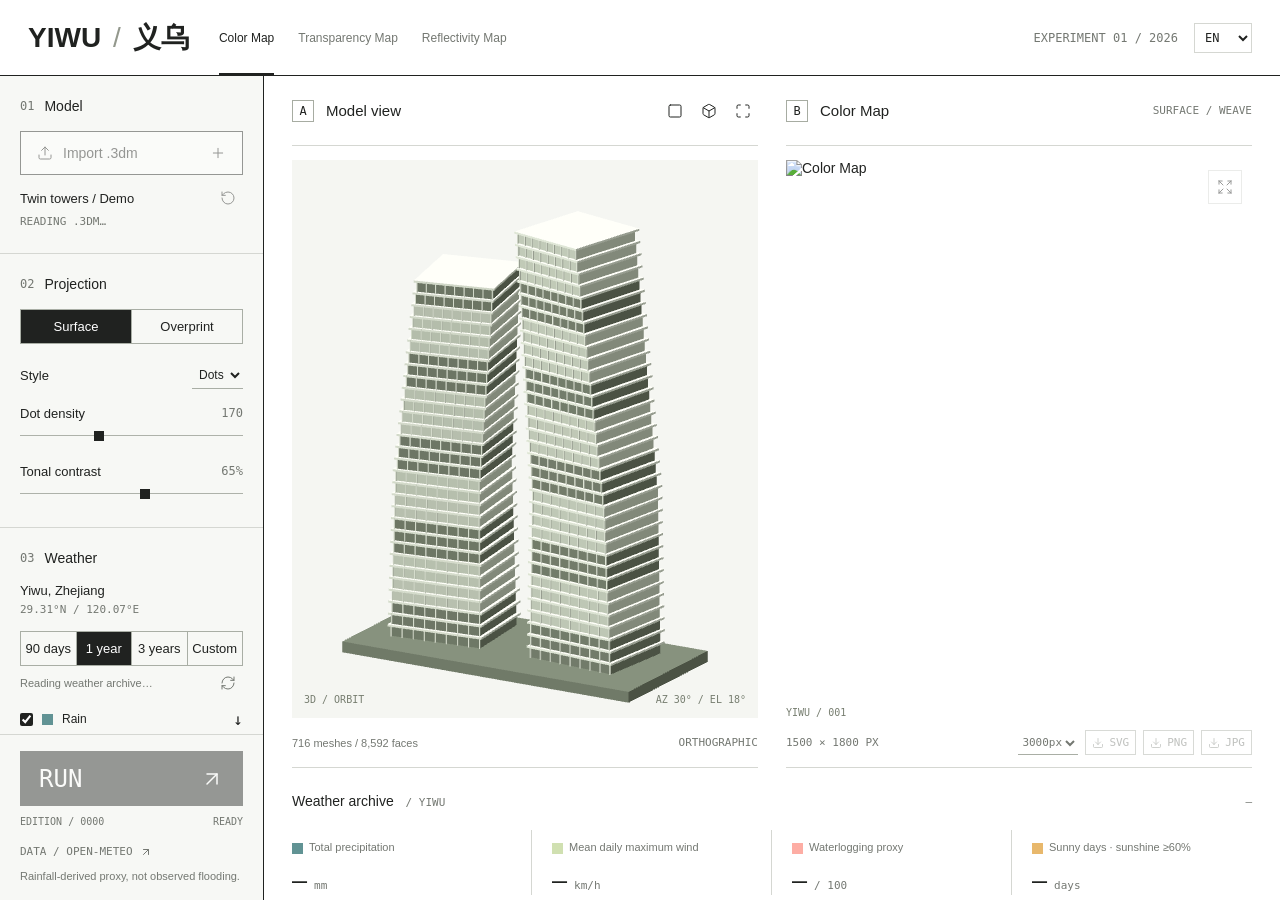
<file: index.html>
<!doctype html>
<html lang="en">
<head>
  <meta charset="UTF-8">
  <base href="./">
  <meta name="viewport" content="width=device-width, initial-scale=1">
  <title>YIWU / Color Map</title>
  <meta name="description" content="义乌气象与三维建筑的点阵印象实验。">
  <link rel="icon" href="data:image/svg+xml,%3Csvg xmlns='http://www.w3.org/2000/svg' viewBox='0 0 32 32'%3E%3Cpath fill='%23191919' d='M0 0h32v32H0z'/%3E%3Ccircle cx='10' cy='10' r='4' fill='%2371d0f1'/%3E%3Ccircle cx='22' cy='10' r='4' fill='%23fbf398'/%3E%3Ccircle cx='10' cy='22' r='4' fill='%23BDDA78'/%3E%3Ccircle cx='22' cy='22' r='4' fill='%23a182bb'/%3E%3C/svg%3E">
  <link rel="stylesheet" href="./style.css?v=cada4be56b64">
  <link rel="stylesheet" href="./patterns.css?v=cada4be56b64">
  <link rel="stylesheet" href="./maps.css?v=cada4be56b64">
  <script type="importmap">{"imports":{"three":"./vendor/three.module.js","./app.js":"./app.js?v=cada4be56b64","./image-viewer.js":"./image-viewer.js?v=cada4be56b64","./geometry.js":"./geometry.js?v=cada4be56b64","./model-bounds.js":"./model-bounds.js?v=cada4be56b64","./weather.js":"./weather.js?v=cada4be56b64","./i18n.js":"./i18n.js?v=cada4be56b64","./art-legacy.js":"./art-legacy.js?v=cada4be56b64","./art-transparency.js":"./art-transparency.js?v=cada4be56b64","./art-reflectivity.js":"./art-reflectivity.js?v=cada4be56b64","./svg-utils.js":"./svg-utils.js?v=cada4be56b64","./pattern-settings.js":"./pattern-settings.js?v=cada4be56b64","./pattern-controls.js":"./pattern-controls.js?v=cada4be56b64"}}</script>
  <script src="./vendor/lucide.min.js" defer></script>
  <script src="./app.js?v=cada4be56b64" type="module"></script>
</head>
<body data-map="color">
  <header class="masthead">
    <a class="wordmark" href="./">YIWU<span>/</span>义乌</a>
    <nav class="map-nav" aria-label="Map views"><a href="./" aria-current="page">Color Map</a><a href="./transparency/">Transparency Map</a><a href="./reflectivity/">Reflectivity Map</a></nav>
    <div class="header-end"><span class="edition mono">EXPERIMENT 01 / 2026</span><select id="language" aria-label="语言"><option value="en">EN</option><option value="zh">中文</option></select></div>
  </header>
  <div class="studio">
    <aside class="controls" aria-label="生成设置">
      <div class="control-scroll">
      <section>
        <h2><span class="mono">01</span> 模型 <small>MODEL</small></h2>
        <button id="upload" class="upload"><i data-lucide="upload"></i><span>导入 .3dm</span><i data-lucide="plus"></i></button>
        <input id="file" type="file" accept=".3dm" hidden>
        <div class="file-row"><span id="model-name">双塔 / 内置示例</span><button id="demo" class="icon" title="恢复默认模型" aria-label="恢复默认模型"><i data-lucide="rotate-ccw"></i></button></div>
        <p id="model-status" class="meta" role="status">DEMO GEOMETRY / Z-UP</p>
      </section>
      <section>
        <h2><span class="mono">02</span> 视图 <small>PROJECTION</small></h2>
        <div class="seg" role="group" aria-label="投影方式"><button data-mode="surface" class="active" aria-pressed="true">可见表面</button><button data-mode="layers" aria-pressed="false">多层叠印</button></div>
        <label class="control-row" for="style">生成风格<select id="style"><option value="dots">点阵 / Dots</option></select></label>
        <label class="range-label" for="density">点阵密度<output id="density-value">360</output></label>
        <input id="density" type="range" min="120" max="480" value="360" step="20">
        <label class="range-label" for="contrast">明暗对比<output id="contrast-value">65%</output></label>
        <input id="contrast" type="range" min="20" max="100" value="65">
        <div id="layer-control" hidden><label class="range-label" for="layers">叠印层数<output id="layers-value">6</output></label><input id="layers" type="range" min="3" max="12" value="6"></div>
      </section>
      <section>
        <h2><span class="mono">03</span> 气象 <small>WEATHER</small></h2>
        <div class="location"><span>义乌 · 浙江</span><span class="mono">29.31°N / 120.07°E</span></div>
        <div class="seg periods" role="group" aria-label="气象时间范围"><button data-period="90">90天</button><button data-period="365" class="active" aria-pressed="true">1年</button><button data-period="1095">3年</button><button data-period="custom">自定</button></div>
        <div id="custom-dates" class="date-fields" hidden><label>开始<input id="start-date" type="date" min="1940-01-01"></label><label>结束<input id="end-date" type="date" min="1940-01-01"></label><button id="apply-dates">应用日期</button></div>
        <div class="weather-status"><span id="weather-status" role="status">正在读取历史气象…</span><button id="refresh-weather" class="icon" title="重新读取气象数据" aria-label="重新读取气象数据"><i data-lucide="refresh-cw"></i></button></div>
        <div class="channels">
          <label><input type="checkbox" data-channel="rain" checked><span class="swatch rain"></span><span>降雨</span><span class="direction">↓</span></label>
          <label><input type="checkbox" data-channel="wind" checked><span class="swatch wind"></span><span>风</span><span class="direction">↔</span></label>
          <label><input type="checkbox" data-channel="flood" checked><span class="swatch flood"></span><span>积水潜势 <small>推算</small></span><span class="direction">↑</span></label>
          <label><input type="checkbox" data-channel="sun" checked><span class="swatch sun"></span><span>晴天</span><span class="direction">↓</span></label>
        </div>
        <label class="range-label" for="intensity">色彩强度<output id="intensity-value">95%</output></label>
        <input id="intensity" type="range" min="0" max="100" value="95">
      </section>
      <section id="pattern-controls"></section>
      </div>
      <div class="run-area"><button id="run" class="run"><span>RUN</span><i data-lucide="arrow-up-right"></i></button><div class="run-meta mono"><span id="seed-label">EDITION / 0000</span><span id="run-state">READY</span></div></div>
      <footer class="sidebar-footer"><a href="https://open-meteo.com/en/docs/historical-weather-api" target="_blank" rel="noreferrer">DATA / OPEN-METEO <i data-lucide="arrow-up-right"></i></a><span>积水潜势为降雨衍生指标，非洪水实测。</span></footer>
    </aside>
    <main>
      <div class="workspace">
        <section class="view model-view">
          <div class="view-heading"><h1><span class="mono">A</span> 模型视角</h1><div class="tools"><button class="icon" id="front" title="正视图" aria-label="正视图"><i data-lucide="square"></i></button><button class="icon" id="iso" title="轴测视图" aria-label="轴测视图"><i data-lucide="box"></i></button><button class="icon" id="fit" title="适配模型" aria-label="适配模型"><i data-lucide="maximize"></i></button></div></div>
          <div class="stage" id="model-stage"><div id="viewport" tabindex="0" aria-label="三维模型，可拖动旋转" role="img"></div><span class="stage-corner mono">3D / ORBIT</span><span id="angle-label" class="angle mono">AZ 0° / EL 0°</span></div>
          <div class="view-footer"><span id="geometry-info">内置建筑模型</span><span class="mono" id="camera-label">ORTHOGRAPHIC</span></div>
        </section>
        <section class="view print-view">
          <div class="view-heading"><h2><span class="mono">B</span> Color Map</h2><span class="mono" id="print-mode">SURFACE / WEAVE</span></div>
          <div class="stage" id="print-stage"><canvas id="artwork" width="1500" height="1800" aria-label="气象点阵生成图"></canvas><span class="stage-corner mono" id="print-tag">YIWU / 001</span><div class="working" id="working" hidden>GENERATING<span>···</span></div></div>
          <div class="view-footer"><span id="print-info" class="mono">1500 × 1800 PX</span><div class="export-tools"><select id="resolution" aria-label="导出分辨率"><option value="1500">1500px</option><option value="3000" selected>3000px</option><option value="4500">4500px</option></select><button id="png" title="下载 PNG"><i data-lucide="download"></i>PNG</button><button id="jpeg" title="下载 JPEG"><i data-lucide="download"></i>JPG</button></div></div>
        </section>
      </div>
      <section class="climate-band" aria-label="历史气象概览">
        <div class="climate-title"><h2>气象档案 <span class="mono">/ YIWU</span></h2><span id="date-label" class="mono">—</span></div>
        <div class="metrics">
          <div><span class="metric-label"><i class="swatch rain"></i>累计降雨</span><strong id="rain-stat">—</strong><small>mm</small></div>
          <div><span class="metric-label"><i class="swatch wind"></i>日最大风速均值</span><strong id="wind-stat">—</strong><small id="wind-unit">km/h</small></div>
          <div><span class="metric-label"><i class="swatch flood"></i>积水潜势 · 推算</span><strong id="flood-stat">—</strong><small>/ 100</small></div>
          <div><span class="metric-label"><i class="swatch sun"></i>晴天 · 日照占比≥60%</span><strong id="sun-stat">—</strong><small>天</small></div>
        </div>
        <div class="timeline"><canvas id="weather-chart" height="60" aria-label="每日降雨时间序列"></canvas><span class="mono">PRECIPITATION / DAILY</span></div>
        <div class="data-credit"><span id="data-description">历史气象再分析数据</span><span id="data-age"></span></div>
      </section>
    </main>
  </div>
  <div id="toast" role="status" hidden></div>
</body>
</html>
</file>
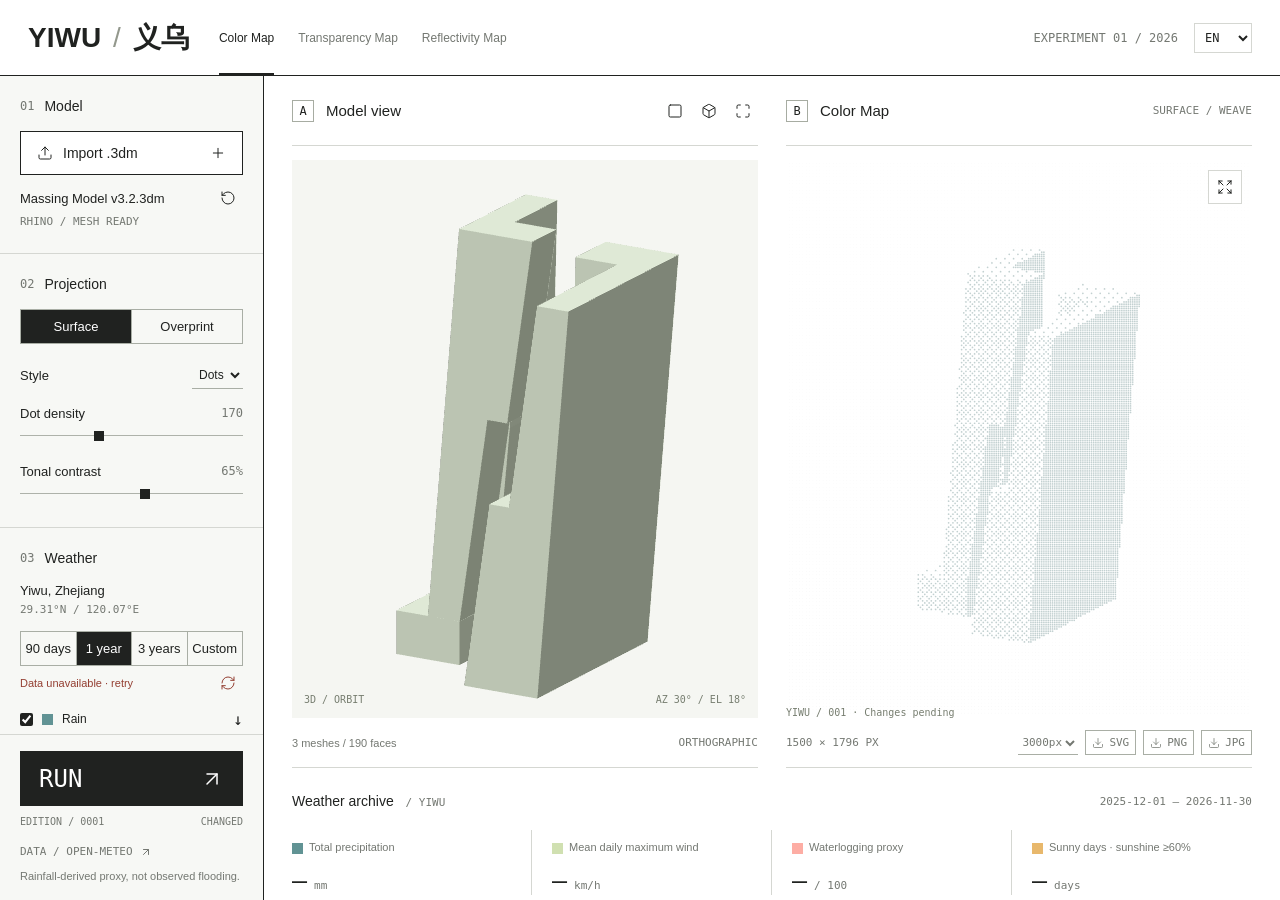
<file: 2/index.html>
<!doctype html>
<html lang="en">
<head>
  <meta charset="UTF-8">
  <base href="../">
  <meta name="viewport" content="width=device-width, initial-scale=1">
  <title>YIWU / Color Map</title>
  <meta name="description" content="义乌气象与三维建筑的点阵印象实验。">
  <link rel="icon" href="data:image/svg+xml,%3Csvg xmlns='http://www.w3.org/2000/svg' viewBox='0 0 32 32'%3E%3Cpath fill='%23191919' d='M0 0h32v32H0z'/%3E%3Ccircle cx='10' cy='10' r='4' fill='%2371d0f1'/%3E%3Ccircle cx='22' cy='10' r='4' fill='%23fbf398'/%3E%3Ccircle cx='10' cy='22' r='4' fill='%23BDDA78'/%3E%3Ccircle cx='22' cy='22' r='4' fill='%23a182bb'/%3E%3C/svg%3E">
  <link rel="stylesheet" href="./style.css?v=cada4be56b64">
  <link rel="stylesheet" href="./patterns.css?v=cada4be56b64">
  <link rel="stylesheet" href="./maps.css?v=cada4be56b64">
  <script type="importmap">{"imports":{"three":"./vendor/three.module.js","./app.js":"./app.js?v=cada4be56b64","./image-viewer.js":"./image-viewer.js?v=cada4be56b64","./geometry.js":"./geometry.js?v=cada4be56b64","./model-bounds.js":"./model-bounds.js?v=cada4be56b64","./weather.js":"./weather.js?v=cada4be56b64","./i18n.js":"./i18n.js?v=cada4be56b64","./art-legacy.js":"./art-legacy.js?v=cada4be56b64","./art-transparency.js":"./art-transparency.js?v=cada4be56b64","./art-reflectivity.js":"./art-reflectivity.js?v=cada4be56b64","./svg-utils.js":"./svg-utils.js?v=cada4be56b64","./pattern-settings.js":"./pattern-settings.js?v=cada4be56b64","./pattern-controls.js":"./pattern-controls.js?v=cada4be56b64"}}</script>
  <script src="./vendor/lucide.min.js" defer></script>
  <script src="./app.js?v=cada4be56b64" type="module"></script>
</head>
<body data-map="color">
  <header class="masthead">
    <a class="wordmark" href="./">YIWU<span>/</span>义乌</a>
    <nav class="map-nav" aria-label="Map views"><a href="./" aria-current="page">Color Map</a><a href="./transparency/">Transparency Map</a><a href="./reflectivity/">Reflectivity Map</a></nav>
    <div class="header-end"><span class="edition mono">EXPERIMENT 01 / 2026</span><select id="language" aria-label="语言"><option value="en">EN</option><option value="zh">中文</option></select></div>
  </header>
  <div class="studio">
    <aside class="controls" aria-label="生成设置">
      <div class="control-scroll">
      <section>
        <h2><span class="mono">01</span> 模型 <small>MODEL</small></h2>
        <button id="upload" class="upload"><i data-lucide="upload"></i><span>导入 .3dm</span><i data-lucide="plus"></i></button>
        <input id="file" type="file" accept=".3dm" hidden>
        <div class="file-row"><span id="model-name">双塔 / 内置示例</span><button id="demo" class="icon" title="恢复默认模型" aria-label="恢复默认模型"><i data-lucide="rotate-ccw"></i></button></div>
        <p id="model-status" class="meta" role="status">DEMO GEOMETRY / Z-UP</p>
      </section>
      <section>
        <h2><span class="mono">02</span> 视图 <small>PROJECTION</small></h2>
        <div class="seg" role="group" aria-label="投影方式"><button data-mode="surface" class="active" aria-pressed="true">可见表面</button><button data-mode="layers" aria-pressed="false">多层叠印</button></div>
        <label class="control-row" for="style">生成风格<select id="style"><option value="dots">点阵 / Dots</option></select></label>
        <label class="range-label" for="density">点阵密度<output id="density-value">360</output></label>
        <input id="density" type="range" min="120" max="480" value="360" step="20">
        <label class="range-label" for="contrast">明暗对比<output id="contrast-value">65%</output></label>
        <input id="contrast" type="range" min="20" max="100" value="65">
        <div id="layer-control" hidden><label class="range-label" for="layers">叠印层数<output id="layers-value">6</output></label><input id="layers" type="range" min="3" max="12" value="6"></div>
      </section>
      <section>
        <h2><span class="mono">03</span> 气象 <small>WEATHER</small></h2>
        <div class="location"><span>义乌 · 浙江</span><span class="mono">29.31°N / 120.07°E</span></div>
        <div class="seg periods" role="group" aria-label="气象时间范围"><button data-period="90">90天</button><button data-period="365" class="active" aria-pressed="true">1年</button><button data-period="1095">3年</button><button data-period="custom">自定</button></div>
        <div id="custom-dates" class="date-fields" hidden><label>开始<input id="start-date" type="date" min="1940-01-01"></label><label>结束<input id="end-date" type="date" min="1940-01-01"></label><button id="apply-dates">应用日期</button></div>
        <div class="weather-status"><span id="weather-status" role="status">正在读取历史气象…</span><button id="refresh-weather" class="icon" title="重新读取气象数据" aria-label="重新读取气象数据"><i data-lucide="refresh-cw"></i></button></div>
        <div class="channels">
          <label><input type="checkbox" data-channel="rain" checked><span class="swatch rain"></span><span>降雨</span><span class="direction">↓</span></label>
          <label><input type="checkbox" data-channel="wind" checked><span class="swatch wind"></span><span>风</span><span class="direction">↔</span></label>
          <label><input type="checkbox" data-channel="flood" checked><span class="swatch flood"></span><span>积水潜势 <small>推算</small></span><span class="direction">↑</span></label>
          <label><input type="checkbox" data-channel="sun" checked><span class="swatch sun"></span><span>晴天</span><span class="direction">↓</span></label>
        </div>
        <label class="range-label" for="intensity">色彩强度<output id="intensity-value">95%</output></label>
        <input id="intensity" type="range" min="0" max="100" value="95">
      </section>
      <section id="pattern-controls"></section>
      </div>
      <div class="run-area"><button id="run" class="run"><span>RUN</span><i data-lucide="arrow-up-right"></i></button><div class="run-meta mono"><span id="seed-label">EDITION / 0000</span><span id="run-state">READY</span></div></div>
      <footer class="sidebar-footer"><a href="https://open-meteo.com/en/docs/historical-weather-api" target="_blank" rel="noreferrer">DATA / OPEN-METEO <i data-lucide="arrow-up-right"></i></a><span>积水潜势为降雨衍生指标，非洪水实测。</span></footer>
    </aside>
    <main>
      <div class="workspace">
        <section class="view model-view">
          <div class="view-heading"><h1><span class="mono">A</span> 模型视角</h1><div class="tools"><button class="icon" id="front" title="正视图" aria-label="正视图"><i data-lucide="square"></i></button><button class="icon" id="iso" title="轴测视图" aria-label="轴测视图"><i data-lucide="box"></i></button><button class="icon" id="fit" title="适配模型" aria-label="适配模型"><i data-lucide="maximize"></i></button></div></div>
          <div class="stage" id="model-stage"><div id="viewport" tabindex="0" aria-label="三维模型，可拖动旋转" role="img"></div><span class="stage-corner mono">3D / ORBIT</span><span id="angle-label" class="angle mono">AZ 0° / EL 0°</span></div>
          <div class="view-footer"><span id="geometry-info">内置建筑模型</span><span class="mono" id="camera-label">ORTHOGRAPHIC</span></div>
        </section>
        <section class="view print-view">
          <div class="view-heading"><h2><span class="mono">B</span> Color Map</h2><span class="mono" id="print-mode">SURFACE / WEAVE</span></div>
          <div class="stage" id="print-stage"><canvas id="artwork" width="1500" height="1800" aria-label="气象点阵生成图"></canvas><span class="stage-corner mono" id="print-tag">YIWU / 001</span><div class="working" id="working" hidden>GENERATING<span>···</span></div></div>
          <div class="view-footer"><span id="print-info" class="mono">1500 × 1800 PX</span><div class="export-tools"><select id="resolution" aria-label="导出分辨率"><option value="1500">1500px</option><option value="3000" selected>3000px</option><option value="4500">4500px</option></select><button id="png" title="下载 PNG"><i data-lucide="download"></i>PNG</button><button id="jpeg" title="下载 JPEG"><i data-lucide="download"></i>JPG</button></div></div>
        </section>
      </div>
      <section class="climate-band" aria-label="历史气象概览">
        <div class="climate-title"><h2>气象档案 <span class="mono">/ YIWU</span></h2><span id="date-label" class="mono">—</span></div>
        <div class="metrics">
          <div><span class="metric-label"><i class="swatch rain"></i>累计降雨</span><strong id="rain-stat">—</strong><small>mm</small></div>
          <div><span class="metric-label"><i class="swatch wind"></i>日最大风速均值</span><strong id="wind-stat">—</strong><small id="wind-unit">km/h</small></div>
          <div><span class="metric-label"><i class="swatch flood"></i>积水潜势 · 推算</span><strong id="flood-stat">—</strong><small>/ 100</small></div>
          <div><span class="metric-label"><i class="swatch sun"></i>晴天 · 日照占比≥60%</span><strong id="sun-stat">—</strong><small>天</small></div>
        </div>
        <div class="timeline"><canvas id="weather-chart" height="60" aria-label="每日降雨时间序列"></canvas><span class="mono">PRECIPITATION / DAILY</span></div>
        <div class="data-credit"><span id="data-description">历史气象再分析数据</span><span id="data-age"></span></div>
      </section>
    </main>
  </div>
  <div id="toast" role="status" hidden></div>
</body>
</html>
</file>
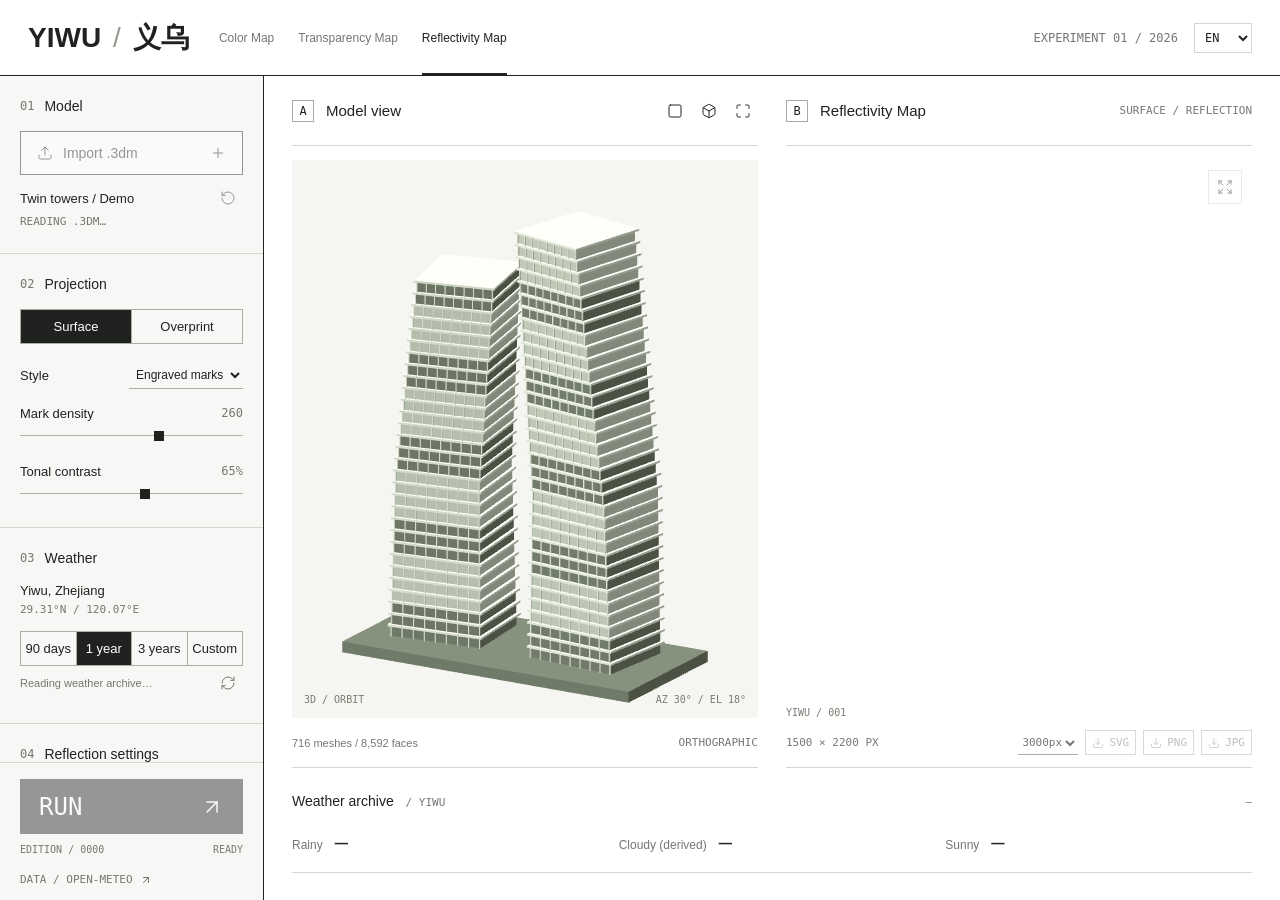
<file: reflectivity/index.html>
<!doctype html>
<html lang="en">
<head>
  <meta charset="UTF-8">
  <base href="../">
  <meta name="viewport" content="width=device-width, initial-scale=1">
  <title>YIWU / Reflectivity Map</title>
  <meta name="description" content="An architectural reflection study shaped by Yiwu weather.">
  <link rel="stylesheet" href="./style.css?v=cada4be56b64">
  <link rel="stylesheet" href="./maps.css?v=cada4be56b64">
  <script type="importmap">{"imports":{"three":"./vendor/three.module.js","./app.js":"./app.js?v=cada4be56b64","./image-viewer.js":"./image-viewer.js?v=cada4be56b64","./geometry.js":"./geometry.js?v=cada4be56b64","./model-bounds.js":"./model-bounds.js?v=cada4be56b64","./weather.js":"./weather.js?v=cada4be56b64","./i18n.js":"./i18n.js?v=cada4be56b64","./art-legacy.js":"./art-legacy.js?v=cada4be56b64","./art-transparency.js":"./art-transparency.js?v=cada4be56b64","./art-reflectivity.js":"./art-reflectivity.js?v=cada4be56b64","./svg-utils.js":"./svg-utils.js?v=cada4be56b64","./pattern-settings.js":"./pattern-settings.js?v=cada4be56b64","./pattern-controls.js":"./pattern-controls.js?v=cada4be56b64"}}</script>
  <script src="./vendor/lucide.min.js" defer></script>
  <script src="./app.js?v=cada4be56b64" type="module"></script>
</head>
<body data-map="reflectivity">
  <header class="masthead">
    <a class="wordmark" href="./">YIWU<span>/</span>义乌</a>
    <nav class="map-nav" aria-label="Map views"><a href="./">Color Map</a><a href="./transparency/">Transparency Map</a><a href="./reflectivity/" aria-current="page">Reflectivity Map</a></nav>
    <div class="header-end"><span class="edition mono">EXPERIMENT 01 / 2026</span><select id="language" aria-label="语言"><option value="en">EN</option><option value="zh">中文</option></select></div>
  </header>
  <div class="studio">
    <aside class="controls" aria-label="生成设置">
      <div class="control-scroll">
      <section>
        <h2><span class="mono">01</span> 模型 <small>MODEL</small></h2>
        <button id="upload" class="upload"><i data-lucide="upload"></i><span>导入 .3dm</span><i data-lucide="plus"></i></button>
        <input id="file" type="file" accept=".3dm" hidden>
        <div class="file-row"><span id="model-name">双塔 / 内置示例</span><button id="demo" class="icon" title="恢复默认模型" aria-label="恢复默认模型"><i data-lucide="rotate-ccw"></i></button></div>
        <p id="model-status" class="meta" role="status">DEMO GEOMETRY / Z-UP</p>
      </section>
      <section>
        <h2><span class="mono">02</span> 视图 <small>PROJECTION</small></h2>
        <div class="seg" role="group" aria-label="投影方式"><button data-mode="surface" class="active" aria-pressed="true">可见表面</button><button data-mode="layers" aria-pressed="false">多层叠印</button></div>
        <label class="control-row" for="style">生成风格<select id="style"><option value="marks" data-map-label="reflection-style">Engraved marks</option></select></label>
        <label class="range-label" for="density"><span data-map-label="reflection-density">Mark density</span><output id="density-value">260</output></label>
        <input id="density" type="range" min="90" max="360" value="260" step="10">
        <label class="range-label" for="contrast">明暗对比<output id="contrast-value">65%</output></label>
        <input id="contrast" type="range" min="20" max="100" value="65">
        <div id="layer-control" hidden><label class="range-label" for="layers">叠印层数<output id="layers-value">6</output></label><input id="layers" type="range" min="3" max="12" value="6"></div>
      </section>
      <section>
        <h2><span class="mono">03</span> 气象 <small>WEATHER</small></h2>
        <div class="location"><span>义乌 · 浙江</span><span class="mono">29.31°N / 120.07°E</span></div>
        <div class="seg periods" role="group" aria-label="气象时间范围"><button data-period="90">90天</button><button data-period="365" class="active" aria-pressed="true">1年</button><button data-period="1095">3年</button><button data-period="custom">自定</button></div>
        <div id="custom-dates" class="date-fields" hidden><label>开始<input id="start-date" type="date" min="1940-01-01"></label><label>结束<input id="end-date" type="date" min="1940-01-01"></label><button id="apply-dates">应用日期</button></div>
        <div class="weather-status"><span id="weather-status" role="status">正在读取历史气象…</span><button id="refresh-weather" class="icon" title="重新读取气象数据" aria-label="重新读取气象数据"><i data-lucide="refresh-cw"></i></button></div>
        <div hidden>
          <input type="checkbox" data-channel="rain" checked>
          <input type="checkbox" data-channel="wind" checked>
          <input type="checkbox" data-channel="flood" checked>
          <input type="checkbox" data-channel="sun" checked>
          <input id="intensity" type="range" min="0" max="100" value="95"><output id="intensity-value">95%</output>
        </div>
      </section>
      <section id="reflectivity-controls" class="transparency-options">
        <h2><span class="mono">04</span> <span data-map-label="reflectivity-settings">Reflection settings</span></h2>
        <label class="control-row" for="reflectivity-pattern"><span data-map-label="reflection-pattern">Pattern</span><select id="reflectivity-pattern"><option value="shards" data-map-label="reflection-shards">Shards</option><option value="crosshatch" data-map-label="reflection-crosshatch">Crosshatch</option><option value="grain" data-map-label="reflection-grain">Grain</option></select></label>
        <label class="control-row" for="reflectivity-color"><span data-map-label="reflection-color">Ink color</span><input id="reflectivity-color" type="color" value="#303838"></label>
        <label class="range-label" for="reflectivity-scale"><span data-map-label="reflection-scale">Mark size</span><output id="reflectivity-scale-value" for="reflectivity-scale">100%</output></label>
        <input id="reflectivity-scale" type="range" min="60" max="160" step="1" value="100">
        <label class="range-label" for="reflectivity-flow"><span data-map-label="reflection-flow">Directional flow</span><output id="reflectivity-flow-value" for="reflectivity-flow">65%</output></label>
        <input id="reflectivity-flow" type="range" min="0" max="100" step="1" value="65">
        <label class="range-label" for="reflectivity-glint"><span data-map-label="reflection-glint">Glint contrast</span><output id="reflectivity-glint-value" for="reflectivity-glint">65%</output></label>
        <input id="reflectivity-glint" type="range" min="0" max="100" step="1" value="65">
        <label class="range-label" for="reflectivity-scatter"><span data-map-label="reflection-scatter">Dark coverage</span><output id="reflectivity-scatter-value" for="reflectivity-scatter">35%</output></label>
        <input id="reflectivity-scatter" type="range" min="0" max="100" step="1" value="35">
      </section>
      </div>
      <div class="run-area"><button id="run" class="run"><span>RUN</span><i data-lucide="arrow-up-right"></i></button><div class="run-meta mono"><span id="seed-label">EDITION / 0000</span><span id="run-state">READY</span></div></div>
      <footer class="sidebar-footer"><a href="https://open-meteo.com/en/docs/historical-weather-api" target="_blank" rel="noreferrer">DATA / OPEN-METEO <i data-lucide="arrow-up-right"></i></a></footer>
    </aside>
    <main>
      <div class="workspace">
        <section class="view model-view">
          <div class="view-heading"><h1><span class="mono">A</span> 模型视角</h1><div class="tools"><button class="icon" id="front" title="正视图" aria-label="正视图"><i data-lucide="square"></i></button><button class="icon" id="iso" title="轴测视图" aria-label="轴测视图"><i data-lucide="box"></i></button><button class="icon" id="fit" title="适配模型" aria-label="适配模型"><i data-lucide="maximize"></i></button></div></div>
          <div class="stage" id="model-stage"><div id="viewport" tabindex="0" aria-label="三维模型，可拖动旋转" role="img"></div><span class="stage-corner mono">3D / ORBIT</span><span id="angle-label" class="angle mono">AZ 0° / EL 0°</span></div>
          <div class="view-footer"><span id="geometry-info">内置建筑模型</span><span class="mono" id="camera-label">ORTHOGRAPHIC</span></div>
        </section>
        <section class="view print-view">
          <div class="view-heading"><h2><span class="mono">B</span> Reflectivity Map</h2><span class="mono" id="print-mode">SURFACE / REFLECTION</span></div>
          <div class="stage" id="print-stage"><canvas id="artwork" width="1500" height="2200" aria-label="气象点阵生成图"></canvas><span class="stage-corner mono" id="print-tag">YIWU / 001</span><div class="working" id="working" hidden>GENERATING<span>···</span></div></div>
          <div class="view-footer"><span id="print-info" class="mono">1500 × 2200 PX</span><div class="export-tools"><select id="resolution" aria-label="导出分辨率"><option value="1500">1500px</option><option value="3000" selected>3000px</option><option value="4500">4500px</option></select><button id="png" title="下载 PNG"><i data-lucide="download"></i>PNG</button><button id="jpeg" title="下载 JPEG"><i data-lucide="download"></i>JPG</button></div></div>
        </section>
      </div>
      <section class="climate-band" aria-label="历史气象概览">
        <div class="climate-title"><h2>气象档案 <span class="mono">/ YIWU</span></h2><span id="date-label" class="mono">—</span></div>
        <div class="transparency-ratios" title="Rain ≥ 1 mm; remaining days split at 60% sunshine.">
          <div><span data-map-label="rainy">Rainy</span><strong id="rainy-ratio">—</strong></div>
          <div><span data-map-label="cloudy">Cloudy</span><strong id="cloudy-ratio">—</strong></div>
          <div><span data-map-label="sunny">Sunny</span><strong id="sunny-ratio">—</strong></div>
        </div>
        <div class="metrics" hidden>
          <div><span class="metric-label"><i class="swatch rain"></i>累计降雨</span><strong id="rain-stat">—</strong><small>mm</small></div>
          <div><span class="metric-label"><i class="swatch wind"></i>日最大风速均值</span><strong id="wind-stat">—</strong><small id="wind-unit">km/h</small></div>
          <div><span class="metric-label"><i class="swatch flood"></i>积水潜势 · 推算</span><strong id="flood-stat">—</strong><small>/ 100</small></div>
          <div><span class="metric-label"><i class="swatch sun"></i>晴天 · 日照占比≥60%</span><strong id="sun-stat">—</strong><small>天</small></div>
        </div>
        <div class="timeline"><canvas id="weather-chart" height="60" aria-label="每日降雨时间序列"></canvas><span class="mono">PRECIPITATION / DAILY</span></div>
        <div class="data-credit"><span id="data-description">历史气象再分析数据</span><span id="data-age"></span></div>
      </section>
    </main>
  </div>
  <div id="toast" role="status" hidden></div>
</body>
</html>
</file>
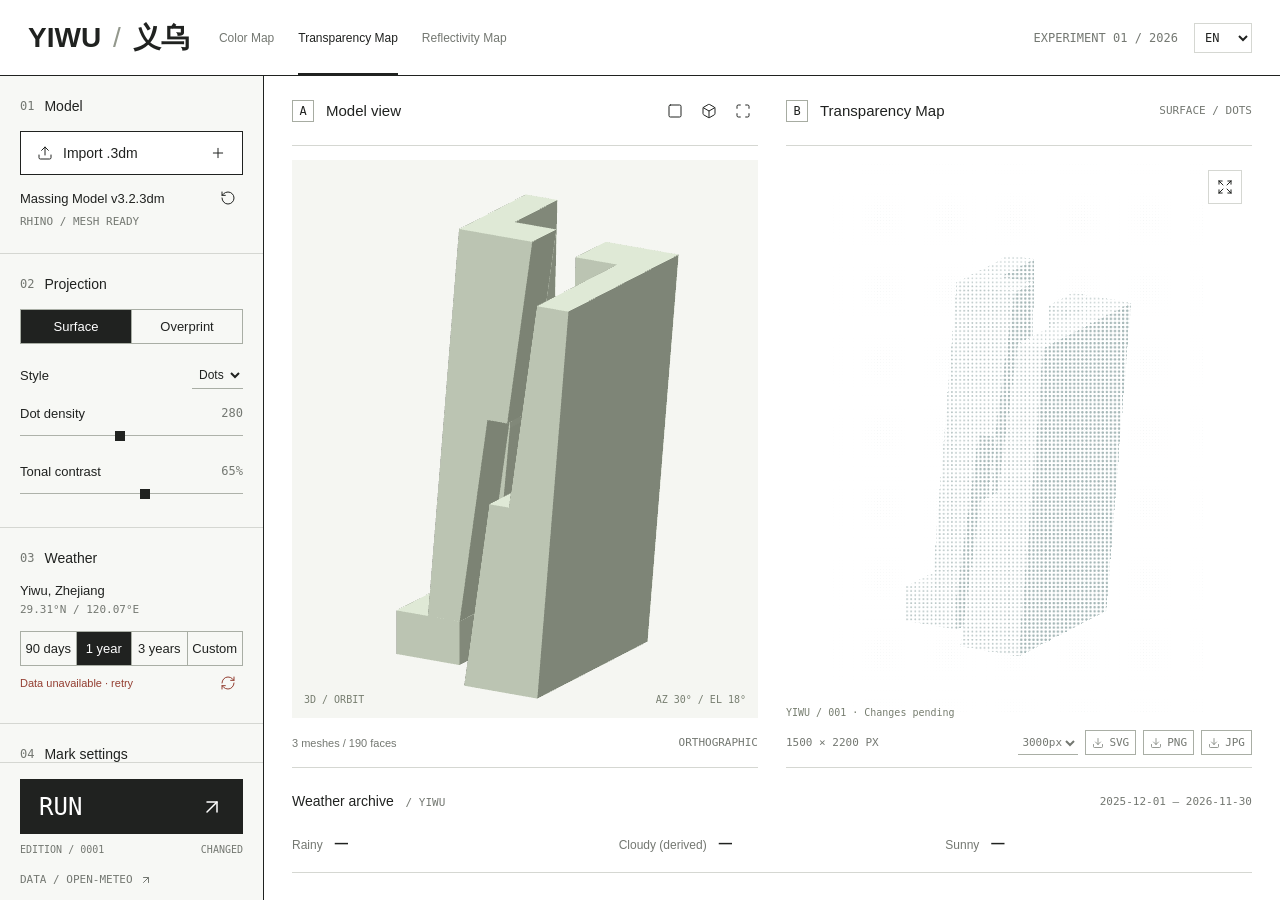
<file: transparency/index.html>
<!doctype html>
<html lang="en">
<head>
  <meta charset="UTF-8">
  <base href="../">
  <meta name="viewport" content="width=device-width, initial-scale=1">
  <title>YIWU / Transparency Map</title>
  <meta name="description" content="义乌气象与三维建筑的点阵印象实验。">
  <link rel="icon" href="data:image/svg+xml,%3Csvg xmlns='http://www.w3.org/2000/svg' viewBox='0 0 32 32'%3E%3Cpath fill='%23191919' d='M0 0h32v32H0z'/%3E%3Ccircle cx='10' cy='10' r='4' fill='%2371d0f1'/%3E%3Ccircle cx='22' cy='10' r='4' fill='%23fbf398'/%3E%3Ccircle cx='10' cy='22' r='4' fill='%23BDDA78'/%3E%3Ccircle cx='22' cy='22' r='4' fill='%23a182bb'/%3E%3C/svg%3E">
  <link rel="stylesheet" href="./style.css?v=cada4be56b64">
  <link rel="stylesheet" href="./maps.css?v=cada4be56b64">
  <script type="importmap">{"imports":{"three":"./vendor/three.module.js","./app.js":"./app.js?v=cada4be56b64","./image-viewer.js":"./image-viewer.js?v=cada4be56b64","./geometry.js":"./geometry.js?v=cada4be56b64","./model-bounds.js":"./model-bounds.js?v=cada4be56b64","./weather.js":"./weather.js?v=cada4be56b64","./i18n.js":"./i18n.js?v=cada4be56b64","./art-legacy.js":"./art-legacy.js?v=cada4be56b64","./art-transparency.js":"./art-transparency.js?v=cada4be56b64","./art-reflectivity.js":"./art-reflectivity.js?v=cada4be56b64","./svg-utils.js":"./svg-utils.js?v=cada4be56b64","./pattern-settings.js":"./pattern-settings.js?v=cada4be56b64","./pattern-controls.js":"./pattern-controls.js?v=cada4be56b64"}}</script>
  <script src="./vendor/lucide.min.js" defer></script>
  <script src="./app.js?v=cada4be56b64" type="module"></script>
</head>
<body data-map="transparency">
  <header class="masthead">
    <a class="wordmark" href="./">YIWU<span>/</span>义乌</a>
    <nav class="map-nav" aria-label="Map views"><a href="./">Color Map</a><a href="./transparency/" aria-current="page">Transparency Map</a><a href="./reflectivity/">Reflectivity Map</a></nav>
    <div class="header-end"><span class="edition mono">EXPERIMENT 01 / 2026</span><select id="language" aria-label="语言"><option value="en">EN</option><option value="zh">中文</option></select></div>
  </header>
  <div class="studio">
    <aside class="controls" aria-label="生成设置">
      <div class="control-scroll">
      <section>
        <h2><span class="mono">01</span> 模型 <small>MODEL</small></h2>
        <button id="upload" class="upload"><i data-lucide="upload"></i><span>导入 .3dm</span><i data-lucide="plus"></i></button>
        <input id="file" type="file" accept=".3dm" hidden>
        <div class="file-row"><span id="model-name">双塔 / 内置示例</span><button id="demo" class="icon" title="恢复默认模型" aria-label="恢复默认模型"><i data-lucide="rotate-ccw"></i></button></div>
        <p id="model-status" class="meta" role="status">DEMO GEOMETRY / Z-UP</p>
      </section>
      <section>
        <h2><span class="mono">02</span> 视图 <small>PROJECTION</small></h2>
        <div class="seg" role="group" aria-label="投影方式"><button data-mode="surface" class="active" aria-pressed="true">可见表面</button><button data-mode="layers" aria-pressed="false">多层叠印</button></div>
        <label class="control-row" for="style">生成风格<select id="style"><option value="dots">点阵 / Dots</option></select></label>
        <label class="range-label" for="density">点阵密度<output id="density-value">280</output></label>
        <input id="density" type="range" min="120" max="480" value="280" step="20">
        <label class="range-label" for="contrast">明暗对比<output id="contrast-value">65%</output></label>
        <input id="contrast" type="range" min="20" max="100" value="65">
        <div id="layer-control" hidden><label class="range-label" for="layers">叠印层数<output id="layers-value">6</output></label><input id="layers" type="range" min="3" max="12" value="6"></div>
      </section>
      <section>
        <h2><span class="mono">03</span> 气象 <small>WEATHER</small></h2>
        <div class="location"><span>义乌 · 浙江</span><span class="mono">29.31°N / 120.07°E</span></div>
        <div class="seg periods" role="group" aria-label="气象时间范围"><button data-period="90">90天</button><button data-period="365" class="active" aria-pressed="true">1年</button><button data-period="1095">3年</button><button data-period="custom">自定</button></div>
        <div id="custom-dates" class="date-fields" hidden><label>开始<input id="start-date" type="date" min="1940-01-01"></label><label>结束<input id="end-date" type="date" min="1940-01-01"></label><button id="apply-dates">应用日期</button></div>
        <div class="weather-status"><span id="weather-status" role="status">正在读取历史气象…</span><button id="refresh-weather" class="icon" title="重新读取气象数据" aria-label="重新读取气象数据"><i data-lucide="refresh-cw"></i></button></div>
        <div hidden>
          <input type="checkbox" data-channel="rain" checked>
          <input type="checkbox" data-channel="wind" checked>
          <input type="checkbox" data-channel="flood" checked>
          <input type="checkbox" data-channel="sun" checked>
          <input id="intensity" type="range" min="0" max="100" value="95"><output id="intensity-value">95%</output>
        </div>
      </section>
      <section id="transparency-controls" class="transparency-options">
        <h2><span class="mono">04</span> <span data-map-label="transparency-settings">Mark settings</span></h2>
        <label class="control-row" for="transparency-color"><span data-map-label="mark-color">Mark color</span><input id="transparency-color" type="color" value="#829B9B"></label>
        <label class="range-label" for="transparency-scale"><span data-map-label="mark-scale">Mark scale</span><output id="transparency-scale-value" for="transparency-scale">100%</output></label>
        <input id="transparency-scale" type="range" min="60" max="160" step="1" value="100">
        <label class="range-label" for="transparency-variation"><span data-map-label="mark-variation">Mark variation</span><output id="transparency-variation-value" for="transparency-variation">65%</output></label>
        <input id="transparency-variation" type="range" min="0" max="100" step="1" value="65">
      </section>
      </div>
      <div class="run-area"><button id="run" class="run"><span>RUN</span><i data-lucide="arrow-up-right"></i></button><div class="run-meta mono"><span id="seed-label">EDITION / 0000</span><span id="run-state">READY</span></div></div>
      <footer class="sidebar-footer"><a href="https://open-meteo.com/en/docs/historical-weather-api" target="_blank" rel="noreferrer">DATA / OPEN-METEO <i data-lucide="arrow-up-right"></i></a></footer>
    </aside>
    <main>
      <div class="workspace">
        <section class="view model-view">
          <div class="view-heading"><h1><span class="mono">A</span> 模型视角</h1><div class="tools"><button class="icon" id="front" title="正视图" aria-label="正视图"><i data-lucide="square"></i></button><button class="icon" id="iso" title="轴测视图" aria-label="轴测视图"><i data-lucide="box"></i></button><button class="icon" id="fit" title="适配模型" aria-label="适配模型"><i data-lucide="maximize"></i></button></div></div>
          <div class="stage" id="model-stage"><div id="viewport" tabindex="0" aria-label="三维模型，可拖动旋转" role="img"></div><span class="stage-corner mono">3D / ORBIT</span><span id="angle-label" class="angle mono">AZ 0° / EL 0°</span></div>
          <div class="view-footer"><span id="geometry-info">内置建筑模型</span><span class="mono" id="camera-label">ORTHOGRAPHIC</span></div>
        </section>
        <section class="view print-view">
          <div class="view-heading"><h2><span class="mono">B</span> Transparency Map</h2><span class="mono" id="print-mode">SURFACE / MARKS</span></div>
          <div class="stage" id="print-stage"><canvas id="artwork" width="1500" height="1800" aria-label="气象点阵生成图"></canvas><span class="stage-corner mono" id="print-tag">YIWU / 001</span><div class="working" id="working" hidden>GENERATING<span>···</span></div></div>
          <div class="view-footer"><span id="print-info" class="mono">1500 × 1800 PX</span><div class="export-tools"><select id="resolution" aria-label="导出分辨率"><option value="1500">1500px</option><option value="3000" selected>3000px</option><option value="4500">4500px</option></select><button id="png" title="下载 PNG"><i data-lucide="download"></i>PNG</button><button id="jpeg" title="下载 JPEG"><i data-lucide="download"></i>JPG</button></div></div>
        </section>
      </div>
      <section class="climate-band" aria-label="历史气象概览">
        <div class="climate-title"><h2>气象档案 <span class="mono">/ YIWU</span></h2><span id="date-label" class="mono">—</span></div>
        <div class="transparency-ratios" title="Rain ≥ 1 mm; remaining days split at 60% sunshine.">
          <div><span data-map-label="rainy">Rainy</span><strong id="rainy-ratio">—</strong></div>
          <div><span data-map-label="cloudy">Cloudy</span><strong id="cloudy-ratio">—</strong></div>
          <div><span data-map-label="sunny">Sunny</span><strong id="sunny-ratio">—</strong></div>
        </div>
        <div class="metrics" hidden>
          <div><span class="metric-label"><i class="swatch rain"></i>累计降雨</span><strong id="rain-stat">—</strong><small>mm</small></div>
          <div><span class="metric-label"><i class="swatch wind"></i>日最大风速均值</span><strong id="wind-stat">—</strong><small id="wind-unit">km/h</small></div>
          <div><span class="metric-label"><i class="swatch flood"></i>积水潜势 · 推算</span><strong id="flood-stat">—</strong><small>/ 100</small></div>
          <div><span class="metric-label"><i class="swatch sun"></i>晴天 · 日照占比≥60%</span><strong id="sun-stat">—</strong><small>天</small></div>
        </div>
        <div class="timeline"><canvas id="weather-chart" height="60" aria-label="每日降雨时间序列"></canvas><span class="mono">PRECIPITATION / DAILY</span></div>
        <div class="data-credit"><span id="data-description">历史气象再分析数据</span><span id="data-age"></span></div>
      </section>
    </main>
  </div>
  <div id="toast" role="status" hidden></div>
</body>
</html>
</file>
<file: style.css>
:root{font-family:Arial,"Microsoft YaHei",sans-serif;color:#202220;background:#fff;font-size:14px;--line:#d5d7d2;--ink:#202220;--muted:#747872;--rain:#71d0f1;--wind:#bdda78;--flood:#a182bb;--sun:#fbf398;--mono:"Cascadia Code",Consolas,monospace}
*{box-sizing:border-box;letter-spacing:0}body{margin:0}button,input,select{font:inherit;color:inherit}button{border:1px solid var(--line);border-radius:0;background:#fff;cursor:pointer}button:hover{background:#eeefe9;border-color:#8c9187}button:disabled{opacity:.45;cursor:wait}button:focus-visible,a:focus-visible,input:focus-visible,select:focus-visible{outline:2px solid #527844;outline-offset:3px}button svg{width:16px;height:16px;stroke-width:1.5;flex:none}a{color:inherit}h1,h2,p{margin:0}.mono{font-family:var(--mono);font-size:12px;font-weight:400}.masthead{height:76px;border-bottom:1px solid var(--ink);display:flex;align-items:center;padding:0 28px;gap:36px}.wordmark{text-decoration:none;font-size:28px;font-weight:700;white-space:nowrap}.wordmark span{font-weight:400;padding:0 12px;color:#93988d}.mast-title{font:13px var(--mono)}.mast-title span{margin-left:20px;color:var(--muted)}.edition{margin-left:auto;color:var(--muted)}.studio{display:grid;grid-template-columns:264px minmax(0,1fr);min-height:calc(100vh - 76px)}.controls{background:#f7f8f5;border-right:1px solid var(--ink);display:flex;flex-direction:column}.controls section{padding:22px 20px;border-bottom:1px solid var(--line)}.controls h2{font-size:14px;font-weight:500;display:flex;align-items:center;gap:10px;margin-bottom:17px}.controls h2>.mono{color:var(--muted)}.controls h2 small{font:12px var(--mono);color:var(--muted);margin-left:auto}.upload{width:100%;display:flex;align-items:center;justify-content:space-between;height:44px;border-color:var(--ink)}.upload span{margin-right:auto;margin-left:10px}.upload svg{margin:0 10px}.upload svg:first-child{margin-right:0}.file-row{display:flex;align-items:center;justify-content:space-between;gap:8px;margin-top:8px}.file-row>span{white-space:nowrap;overflow:hidden;text-overflow:ellipsis;font-size:13px}.icon{width:30px;height:30px;flex:none;display:inline-flex;align-items:center;justify-content:center;border:0;background:transparent}.meta{font:11px/1.6 var(--mono);color:var(--muted);overflow-wrap:anywhere}.seg{display:flex;border:1px solid #a9aea5;min-width:0}.seg button{flex:1;border:0;border-right:1px solid #a9aea5;padding:9px 3px;background:transparent;font-size:13px;white-space:nowrap}.seg button:last-child{border-right:0}.seg button.active{background:var(--ink);color:#fff}.control-row{display:flex;align-items:center;justify-content:space-between;gap:6px;margin-top:18px;font-size:13px}select{background:transparent;border:0;border-bottom:1px solid #a9aea5;padding:5px 3px;font-size:12px;max-width:100%}.range-label{display:flex;justify-content:space-between;font-size:13px;margin-top:17px}.range-label output{font:12px var(--mono);color:var(--muted)}input[type=range]{appearance:none;height:16px;width:100%;margin:7px 0 0;background:transparent;cursor:pointer}input[type=range]::-webkit-slider-runnable-track{height:1px;background:#aeb2aa}input[type=range]::-webkit-slider-thumb{appearance:none;height:10px;width:10px;background:var(--ink);margin-top:-4px;border-radius:0}input[type=range]::-moz-range-track{height:1px;background:#aeb2aa}input[type=range]::-moz-range-thumb{height:10px;width:10px;border:0;background:var(--ink);border-radius:0}.location{display:flex;flex-direction:column;gap:5px;margin-bottom:15px;font-size:13px}.location .mono{font-size:11px;color:var(--muted)}.weather-status{display:flex;justify-content:space-between;align-items:center;font-size:11px;color:var(--muted);min-height:35px}.weather-status.error{color:#943f32}.channels{display:grid;gap:10px;margin:9px 0}.channels label{display:flex;align-items:center;gap:9px;font-size:13px;cursor:pointer}.channels input{width:13px;height:13px;margin:0;accent-color:var(--ink)}.swatch{display:inline-block;width:11px;height:11px;flex:none}.rain{background:var(--rain)}.wind{background:var(--wind)}.flood{background:var(--flood)}.sun{background:var(--sun)}.channels small{font-size:11px;color:var(--muted)}.direction{margin-left:auto;font:16px var(--mono)}.run-area{padding:20px}.run{width:100%;height:55px;background:var(--ink);color:#fff;border:1px solid var(--ink);display:flex;align-items:center;justify-content:space-between;padding:0 18px;font:24px var(--mono)}.run:hover{background:#353a32;color:var(--wind)}.run svg{width:24px;height:24px}.run-meta{display:flex;justify-content:space-between;margin-top:10px;font-size:10px;color:var(--muted)}.sidebar-footer{margin-top:auto;padding:2px 20px 20px;display:flex;flex-direction:column;gap:10px;font-size:11px;line-height:1.6;color:var(--muted)}.sidebar-footer a{display:flex;gap:7px;align-items:center;font:11px var(--mono);text-decoration:none}.sidebar-footer svg{width:12px;height:12px}main{min-width:0;padding:0 28px}.workspace{display:grid;grid-template-columns:1fr 1fr;gap:28px}.view{min-width:0}.view-heading{height:70px;display:flex;align-items:center;justify-content:space-between;gap:10px;border-bottom:1px solid var(--line)}.view-heading h1,.view-heading h2{font-size:15px;font-weight:500;display:flex;align-items:center;gap:12px}.view-heading h1>.mono,.view-heading h2>.mono{border:1px solid #a7aca2;width:22px;height:22px;display:grid;place-items:center}.view-heading>.mono{font-size:11px;color:var(--muted)}.tools{display:flex;gap:4px}.stage{position:relative;height:min(62vh,660px);min-height:380px;margin-top:14px;overflow:hidden;background:#fff}.model-view .stage{background:#f5f6f2}#viewport{position:absolute;inset:0;touch-action:none;cursor:grab;outline-offset:-4px}#viewport:active{cursor:grabbing}#viewport canvas{display:block;width:100%;height:100%}#artwork{width:100%;height:100%;object-fit:contain;display:block}.stage-corner{position:absolute;left:12px;bottom:13px;color:#777e70;font-size:10px;pointer-events:none}.angle{position:absolute;right:12px;bottom:13px;font-size:10px;color:#777e70;pointer-events:none}.print-view .stage-corner{left:0;bottom:0}.view-footer{min-height:50px;border-bottom:1px solid var(--line);display:flex;align-items:center;justify-content:space-between;gap:6px;font-size:11px;color:var(--muted)}.view-footer .mono{font-size:11px}.export-tools{display:flex;align-items:center;gap:7px;flex-wrap:wrap}.export-tools button{display:flex;align-items:center;gap:5px;padding:5px 6px;font:11px var(--mono);border-color:#a9aea5}.export-tools svg{width:12px;height:12px}.export-tools select{font:11px var(--mono);padding:4px 0}.climate-band{padding:25px 0 16px}.climate-title{display:flex;justify-content:space-between;align-items:center;gap:10px}.climate-title h2{font-size:14px;font-weight:500}.climate-title h2 span{color:var(--muted);font-size:11px;margin-left:8px}.climate-title>.mono{font-size:11px;color:var(--muted)}.metrics{display:grid;grid-template-columns:repeat(4,1fr);margin-top:21px}.metrics>div{border-right:1px solid var(--line);padding-left:20px}.metrics>div:first-child{padding-left:0}.metrics>div:last-child{border:0}.metric-label{display:flex;align-items:center;gap:6px;font-size:11px;color:var(--muted);min-height:28px}.metrics strong{font:25px var(--mono);font-weight:400}.metrics small{font:11px var(--mono);color:var(--muted);margin-left:7px}.timeline{position:relative;margin-top:20px;height:65px;border-bottom:1px solid var(--line)}#weather-chart{width:100%;height:50px;display:block}.timeline>span{position:absolute;right:0;bottom:4px;background:#fff;font-size:9px;color:var(--muted);padding-left:8px}.data-credit{display:flex;justify-content:space-between;gap:10px;font-size:10px;color:var(--muted);padding-top:9px;line-height:1.6}.date-fields{margin-top:12px;display:grid;gap:9px}.date-fields label{display:flex;flex-direction:column;gap:4px;font-size:12px}.date-fields input{width:100%;min-width:0;background:white;border:1px solid var(--line);padding:7px}.date-fields button{padding:8px}.working{position:absolute;inset:0;background:#ffffffbd;display:flex;align-items:center;justify-content:center;font:14px var(--mono)}.working span{margin-left:8px}#toast{position:fixed;bottom:24px;left:50%;transform:translateX(-50%);max-width:min(600px,90vw);background:#202220;color:#fff;padding:12px 20px;font-size:13px;line-height:1.6;z-index:20;box-shadow:0 3px 20px #0002}[hidden]{display:none!important}
.control-scroll{display:contents}
.header-end{margin-left:auto;display:flex;align-items:center;gap:24px}.header-end select{border:1px solid var(--line);padding:6px;font:12px var(--mono)}html[lang=en] .mast-title span{display:none}.metric-label{line-height:1.4;min-height:36px}.channels label{font-size:12px}.channels label span:not(.swatch):not(.direction){min-width:0}.controls h2 small{font-size:10px}.data-credit{flex-wrap:wrap}.print-view .stage-corner{font-size:10px}
html[lang=en] .controls h2 small{display:none}
@media(min-width:821px){body{overflow:hidden}.studio{height:calc(100dvh - 76px);min-height:0}.controls{height:100%;min-height:0}.control-scroll{display:block;overflow-y:auto;min-height:0;flex:1}.run-area{flex:none;border-top:1px solid var(--line);padding:16px 20px}.sidebar-footer{flex:none;margin:0;padding-bottom:14px}main{height:100%;overflow-y:auto}}
@media(min-width:1700px){main{padding:0 40px}.workspace{gap:40px}.stage{height:66vh;max-height:800px}}
@media(max-width:1150px){.studio{grid-template-columns:230px minmax(0,1fr)}.controls section{padding:18px 16px}main{padding:0 18px}.workspace{gap:18px}.masthead{padding:0 20px;gap:24px}.edition{display:none}.stage{height:52vh;min-height:340px}.view-heading>.mono{font-size:9px}.view-footer{align-items:flex-start;flex-direction:column;justify-content:center;padding:8px 0;min-height:66px}.metric-label{font-size:10px}.metrics>div{padding-left:10px}.metrics strong{font-size:20px}.metrics small{font-size:10px}.controls h2{gap:8px}}
@media(max-width:820px){.masthead{height:68px;padding:0 16px;gap:20px}.wordmark{font-size:24px}.mast-title{font-size:11px}.mast-title span{display:none}.studio{display:flex;flex-direction:column}.controls{border-right:0;border-bottom:1px solid var(--ink);display:grid;grid-template-columns:1fr 1fr}.controls section{border-right:1px solid var(--line);padding:16px}.controls section:nth-child(3){grid-column:1/3}.location{flex-direction:row;justify-content:space-between}.channels{display:grid;grid-template-columns:1fr 1fr;column-gap:24px}.run-area{padding:16px}.sidebar-footer{padding:16px;justify-content:center;margin:0}.workspace{gap:16px}.view-heading{height:58px}.stage{height:440px;min-height:0}.view-heading>.mono{display:none}.climate-band{padding-top:20px}.climate-title{align-items:flex-start;flex-direction:column}.metrics{grid-template-columns:1fr 1fr;gap:20px}.metrics>div:nth-child(odd){padding-left:0}.metrics>div:nth-child(even){border:0}.metric-label{font-size:11px}.metrics strong{font-size:24px}.data-credit{flex-direction:column;gap:2px}}
@media(max-width:540px){.mast-title{font-size:10px}.wordmark{font-size:23px}.wordmark span{padding:0 8px}.masthead{gap:16px}main{padding:0 16px}.workspace{grid-template-columns:1fr;gap:8px}.stage{height:440px}.view-heading>.mono{display:block}.view-footer{flex-direction:row;align-items:center;min-height:50px}.view-heading{height:52px}.controls h2 small{font-size:10px}.controls h2{font-size:13px}.seg button{font-size:12px}.file-row>span{font-size:11px}.control-row{font-size:12px;flex-wrap:wrap}.range-label{font-size:12px}.meta{font-size:9px}.run{height:52px}.run-meta{font-size:9px}.sidebar-footer{font-size:10px}.sidebar-footer a{font-size:10px}.location .mono{font-size:10px}.channels{gap:12px 20px}.export-tools{gap:5px}.export-tools button{padding:5px}.metrics{margin-top:12px}}
@media(max-width:540px){.mast-title{display:none}.header-end{gap:0}.view-heading>.mono{font-size:9px}.view-heading h2{font-size:14px}.upload svg:last-child{display:none}.upload span{white-space:nowrap}}
</file>
<file: patterns.css>
:root{--rain:#619394;--wind:#d0e0b1;--flood:#fdada4;--sun:#e8b86c}
#pattern-controls{min-width:0}
#pattern-controls h2{margin-bottom:14px}
.pattern-base-row,.pattern-color-row,.pattern-select-row{display:flex;align-items:center;justify-content:space-between;gap:8px;font-size:12px;min-width:0}
.pattern-base-row{padding-bottom:14px;border-bottom:1px solid var(--line)}
.pattern-color-value{display:flex;align-items:center;gap:8px;min-width:0}
.pattern-color-value output{font:10px var(--mono);color:var(--muted);white-space:nowrap}
#pattern-controls input[type=color]{appearance:none;width:26px;height:24px;flex:none;padding:2px;border:1px solid #a9aea5;background:#fff;cursor:pointer}
#pattern-controls input[type=color]::-webkit-color-swatch-wrapper{padding:0}
#pattern-controls input[type=color]::-webkit-color-swatch{border:0}
#pattern-controls input[type=color]::-moz-color-swatch{border:0}
.pattern-tabs{display:grid;grid-template-columns:repeat(4,minmax(0,1fr));gap:0;margin:14px 0 16px;border-bottom:1px solid #a9aea5}
.pattern-tabs button{display:flex;flex-direction:column;align-items:center;justify-content:center;gap:6px;min-width:0;height:48px;padding:5px 2px 8px;border:0;border-bottom:2px solid transparent;background:transparent;font-size:11px}
.pattern-tabs button[aria-selected=true]{border-bottom-color:var(--ink);font-weight:700}
.pattern-tabs button:hover{background:#e9ece6}
.pattern-tab-swatch{width:12px;height:5px;flex:none}
.pattern-select-row{margin-bottom:12px}
.pattern-select-row select{min-width:0;max-width:145px;width:65%;font-size:11px}
.pattern-range{margin-top:13px}
.pattern-range label{display:flex;justify-content:space-between;align-items:baseline;gap:7px;font-size:12px;line-height:1.3}
.pattern-range output{font:11px var(--mono);color:var(--muted);flex:none}
#pattern-controls input[type=range]{display:block;margin-top:5px}
.pattern-advanced{margin-top:15px;border-top:1px solid var(--line);padding-top:11px}
.pattern-advanced summary{font-size:11px;color:var(--muted);cursor:pointer;line-height:1.5}
.pattern-advanced summary:focus-visible{outline:2px solid #527844;outline-offset:3px}
.pattern-actions{display:flex;justify-content:flex-end;margin-top:8px;height:27px}
.pattern-actions .icon{width:27px;height:27px}
@media(max-width:820px){#pattern-controls{grid-column:1/3}.pattern-select-row select{width:auto;min-width:145px}.pattern-tabs{max-width:320px}.pattern-base-row,.pattern-color-row,.pattern-select-row,.pattern-range,.pattern-advanced,.pattern-actions{max-width:100%}.pattern-range label{font-size:12px}}
</file>
<file: maps.css>
body[data-map]{--map-header-height:76px}
#artwork-vector{width:100%;height:100%;object-fit:contain;display:block;cursor:zoom-in}
.artwork-expand{position:absolute;right:10px;top:10px;width:34px;height:34px;background:#fffffff0;border:1px solid #d5d7d2;z-index:2}
#artwork[aria-disabled=false]{cursor:zoom-in}
.artwork-dialog{position:fixed;inset:0;margin:auto;width:calc(100vw - 48px);height:calc(100dvh - 48px);max-width:1800px;max-height:none;padding:0;border:1px solid #b7bdbb;background:#eef1f0;color:#202220;overflow:hidden}
.artwork-dialog::backdrop{background:#171d21b3}
.artwork-dialog[open]{display:flex;flex-direction:column}
.artwork-viewer-toolbar{height:56px;flex:none;display:flex;align-items:center;justify-content:space-between;gap:12px;padding:0 16px;background:#fff;border-bottom:1px solid #d5d7d2}
.artwork-viewer-toolbar h2{font-size:14px;font-weight:500;min-width:0}
.artwork-viewer-tools{display:flex;align-items:center;gap:6px;flex:none}
.artwork-viewer-tools output{width:48px;text-align:center;font-size:11px}
.artwork-viewer-tools .icon{width:34px;height:34px}
.artwork-viewer-stage{position:relative;flex:1;min-height:0;overflow:hidden;touch-action:none;user-select:none;overscroll-behavior:contain}
.artwork-viewer-stage.is-zoomed{cursor:grab}
.artwork-viewer-stage.is-dragging{cursor:grabbing}
#artwork-detail{position:absolute;left:50%;top:50%;display:block;max-width:none;max-height:none;box-shadow:0 2px 16px #1d292314;pointer-events:none}
body.artwork-viewer-open{overflow:hidden}
@media(max-width:640px){.artwork-dialog{width:100vw;height:100dvh;max-width:100vw;border:0}.artwork-viewer-toolbar{height:58px;padding:0 10px;gap:6px}.artwork-viewer-toolbar h2{font-size:12px;line-height:1.3}.artwork-viewer-tools{gap:2px}.artwork-viewer-tools .icon{width:32px;height:36px}.artwork-viewer-tools output{width:40px;font-size:10px}}
body[data-map] .masthead{height:var(--map-header-height);gap:30px}
.map-nav{display:flex;align-self:stretch;align-items:stretch;gap:24px;min-width:0}
.map-nav a{display:flex;align-items:center;justify-content:center;border-bottom:2px solid transparent;text-decoration:none;font-size:12px;white-space:nowrap;padding-top:2px;color:var(--muted)}
.map-nav a:hover{color:var(--ink);border-bottom-color:#a9aea5}
.map-nav a[aria-current=page]{color:var(--ink);border-bottom-color:var(--ink)}
body[data-map] .header-end{gap:16px}
.transparency-options input[type=color]{appearance:none;width:30px;height:26px;flex:none;padding:2px;background:#fff;border:1px solid #a9aea5;cursor:pointer}
.transparency-options input[type=color]::-webkit-color-swatch-wrapper{padding:0}
.transparency-options input[type=color]::-webkit-color-swatch{border:0}
.transparency-options input[type=color]::-moz-color-swatch{border:0}
.transparency-ratios{display:grid;grid-template-columns:repeat(3,minmax(0,1fr));gap:20px;margin-top:20px;padding:0 0 18px;border-bottom:1px solid var(--line)}
.transparency-ratios>div{display:flex;align-items:baseline;gap:12px;min-width:0}
.transparency-ratios span{font-size:12px;color:var(--muted)}
.transparency-ratios strong{font:22px var(--mono);font-weight:400}
#reflectivity-controls select{max-width:145px}
@media(min-width:821px){body[data-map] .studio{height:calc(100dvh - var(--map-header-height))}}
@media(max-width:1050px){body[data-map] .edition{display:none}body[data-map] .masthead{gap:24px}.map-nav{gap:20px}}
@media(max-width:820px){body[data-map]{--map-header-height:68px}body[data-map] .masthead{gap:18px}.map-nav{gap:16px}.map-nav a{font-size:11px}#transparency-controls,#reflectivity-controls{grid-column:1/3}.transparency-ratios>div{flex-direction:column;gap:8px}}
@media(max-width:640px){body[data-map]{--map-header-height:116px}body[data-map] .masthead{display:grid;grid-template-columns:minmax(0,1fr) auto;grid-template-rows:62px 54px;column-gap:12px;row-gap:0;padding:0 16px}body[data-map] .wordmark{grid-column:1;grid-row:1;width:max-content}body[data-map] .header-end{grid-column:2;grid-row:1}.map-nav{grid-column:1/3;grid-row:2;display:grid;grid-template-columns:.8fr 1.2fr 1.1fr;gap:12px;width:100%}.map-nav a{font-size:11px;padding:0;white-space:normal;text-align:center;line-height:1.3}.transparency-ratios{gap:10px}.transparency-ratios strong{font-size:20px}.reflectivity-empty{padding:26px 16px}}
</file>
